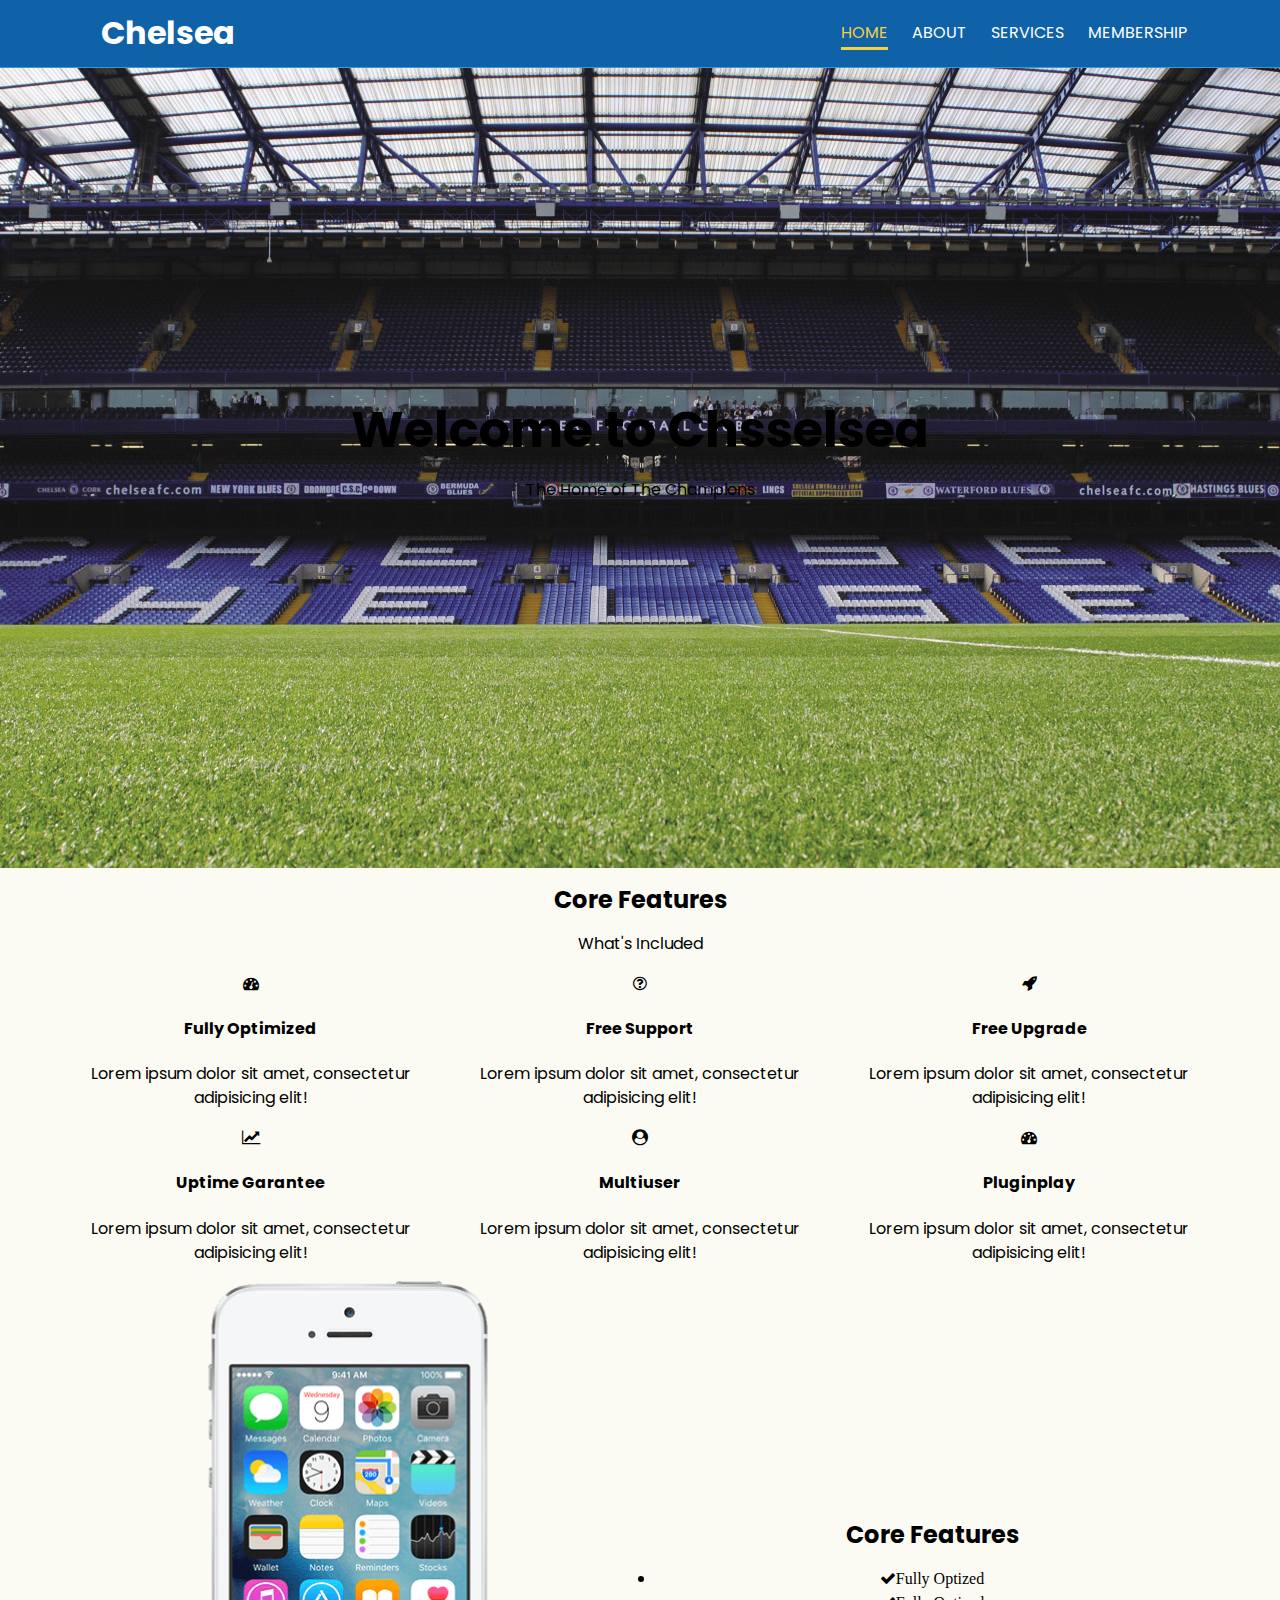
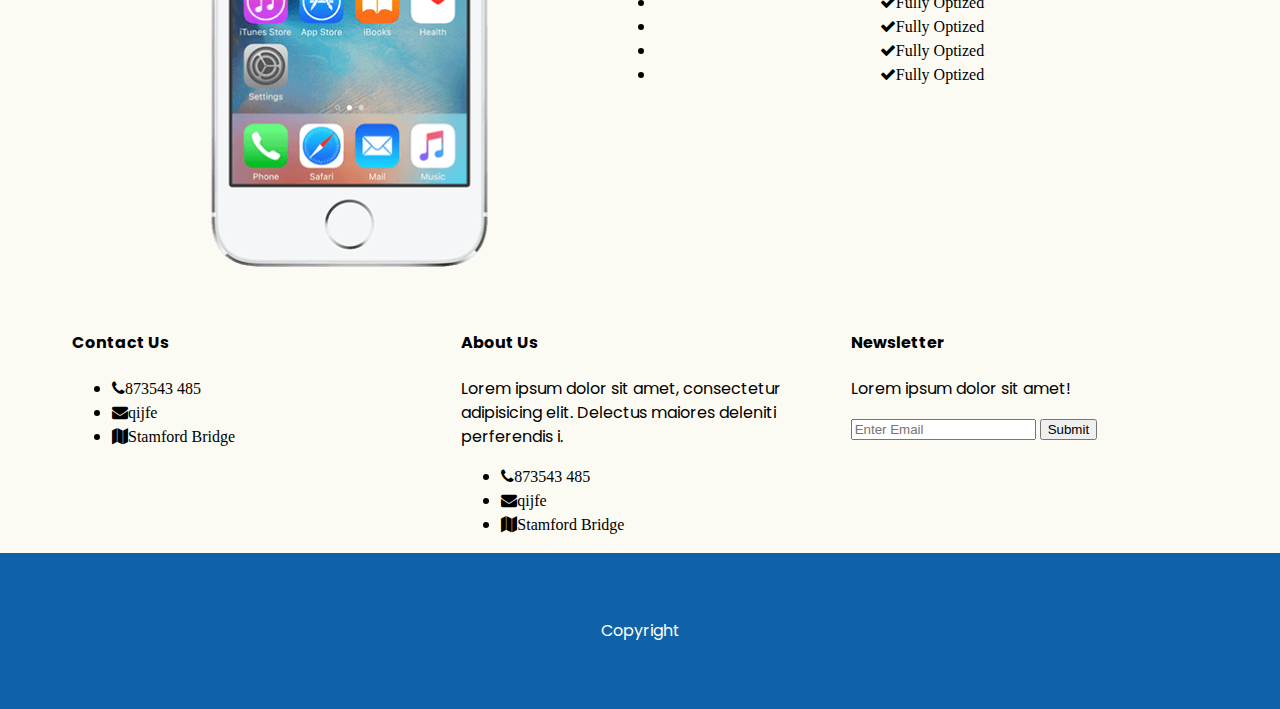
<file: index.html>
<!doctype html>
<html>
<head>
<meta charset="UTF-8">
<title>Chelsea FC</title>
	<link rel="stylesheet" href="css/flexboxgrid.css">
	<link rel="stylesheet" href="css/style.css">
	<link rel="stylesheet" href="css/font-awesome.css">
	<link href="https://fonts.googleapis.com/css?family=Poppins" rel="stylesheet">

</head>

<body>
	<!-- HEADER -->
	<header id="main-header">
		<div class="container">
			<div class="row end-sm end-md end-lg middle-xs middle-sm middle-md middle-lg"> <!-- Dette er hele rækken, som indeholder 2 kolonner. En på 2 og en på 10
								En Row floater alt!-->
				<div class="col-xs-12 col-sm-2 col-md-2 col-lg-2">
					<h1>Chelsea</h1>
				</div>
				<div class="col-xs-12 col-sm-10 col-md-10 col-lg-10">
					<nav id="navbar">
						<ul>
							<li class="current"><a href="index.php">Home</a></li>
							<li><a href="about.html">About</a></li>
							<li><a href="services.php">Services</a></li>
							<li><a href="membership.php">Membership</a></li>
						</ul>
					</nav>
				</div>
			</div>
		</div>
	</header>
	<!-- SHOWCASE -->
	<section id="showcase">
		<div class="container">
			<div class="row center-xs center-sm center-md center-lg middle-xs middle-sm middle-md middle-lg">
				<div class="col-xs-12 col-sm-12 col-md-12 col-lg-12">
					<h1>Welcome to Chsselsea</h1>
					<p>The Home of The Champions</p>
				</div>
			</div>
		</div>
	</section>
	<!-- FEATURE-->
	<section id="features">
		<div class="container">
			<div class="row center-xm center-sm center-md center-lg">
				<div class="col-xm-12 col-sm-12 col-md-12 col-lg-12">
					<h2>Core Features</h2>
					<p>What's Included</p>
					<!-- ICON ROW 1-->
					<div class="row center-xm center-sm center-md center-lg">
						<div class="col-xm-12 col-sm-4 col-md-4 col-lg-4">
							<i class="fa fa-dashboard"></i><br>
							<h4>Fully Optimized</h4>
							<p>Lorem ipsum dolor sit amet, consectetur adipisicing elit!</p>
						</div>
						<div class="col-xm-12 col-sm-4 col-md-4 col-lg-4">
							<i class="fa fa-question-circle-o"></i><br>
							<h4>Free Support</h4>
							<p>Lorem ipsum dolor sit amet, consectetur adipisicing elit!</p>
						</div>
						<div class="col-xm-12 col-sm-4 col-md-4 col-lg-4">
							<i class="fa fa-rocket"></i><br>
							<h4>Free Upgrade</h4>
							<p>Lorem ipsum dolor sit amet, consectetur adipisicing elit!</p>
						</div>
					</div>
					
					<!-- ICON ROW 2-->
					<div class="row center-xm center-sm center-md center-lg">
						<div class="col-xm-12 col-sm-4 col-md-4 col-lg-4">
							<i class="fa fa-line-chart"></i><br>
							<h4>Uptime Garantee</h4>
							<p>Lorem ipsum dolor sit amet, consectetur adipisicing elit!</p>
						</div>
						<div class="col-xm-12 col-sm-4 col-md-4 col-lg-4">
							<i class="fa fa-user-circle"></i><br>
							<h4>Multiuser</h4>
							<p>Lorem ipsum dolor sit amet, consectetur adipisicing elit!</p>
						</div>
						<div class="col-xm-12 col-sm-4 col-md-4 col-lg-4">
							<i class="fa fa-dashboard"></i><br>
							<h4>Pluginplay</h4>
							<p>Lorem ipsum dolor sit amet, consectetur adipisicing elit!</p>
						</div>
					</div>
				</div>
			</div>
		</div>
	</section>
	<!--INFO SECTION-->
	<section id="info">
		<div class="container">
			<div class="row center-xs center-sm center-md center-lg middle-xs middle-sm middle-md middle-lg">
				<div class="col-xs-12 col-sm-6 col-md-6 col-lg-6">
					<img src="images/iphone.png">
				</div>
				<div class="col-xs-12 col-sm-6 col-md-6 col-lg-6">
				<h2>Core Features</h2>
				<li><i class="fa fa-check">Fully Optized</i></li>
				<li><i class="fa fa-check">Fully Optized</i></li>
				<li><i class="fa fa-check">Fully Optized</i></li>
				<li><i class="fa fa-check">Fully Optized</i></li>
				<li><i class="fa fa-check">Fully Optized</i></li>
			</div>
			</div>
			
		</div>
	</section>
	
	<!-- COMPANY-->
	<section id="company">
		<div class="container">
			<div class="row">
				<div class="col-xs-12 col-sm-4 col-md-4 col-lg-4">
					<h4>Contact Us</h4>
					<ul>
						<li><i class="fa fa-phone">873543 485</i></li>
						<li><i class="fa fa-envelope">qijfe</i></li>
						<li><i class="fa fa-map">Stamford Bridge</i></li>
					</ul>
				</div>
				<div class="col-xs-12 col-sm-4 col-md-4 col-lg-4">
					<h4>About Us</h4>
					<p>Lorem ipsum dolor sit amet, consectetur adipisicing elit. Delectus maiores deleniti perferendis i.</p>
					<ul>
						<li><i class="fa fa-phone">873543 485</i></li>
						<li><i class="fa fa-envelope">qijfe</i></li>
						<li><i class="fa fa-map">Stamford Bridge</i></li>
					</ul>
				</div>
				<div class="col-xs-12 col-sm-4 col-md-4 col-lg-4">
					<h4>Newsletter</h4>
					<p>Lorem ipsum dolor sit amet!</p>
					<form>
						<input type="text" name="E-mail" placeholder="Enter Email">
						<button type="submit" name="button">Submit</button>
					</form>
				</div>
			</div>
		</div>
	</section>
	
	<!--- FOOTER-->
	<footer id="main-footer">
		<div class="container">
			<div class="row center-xs center-sm center-md center-lg">
				<div class="col-xs-12 col-sm-12 col-md-12 col-lg-12">
					<p>Copyright</p>
				</div>			
			</div>
		</div>
	</footer>
	
</body>
</html>
</file>
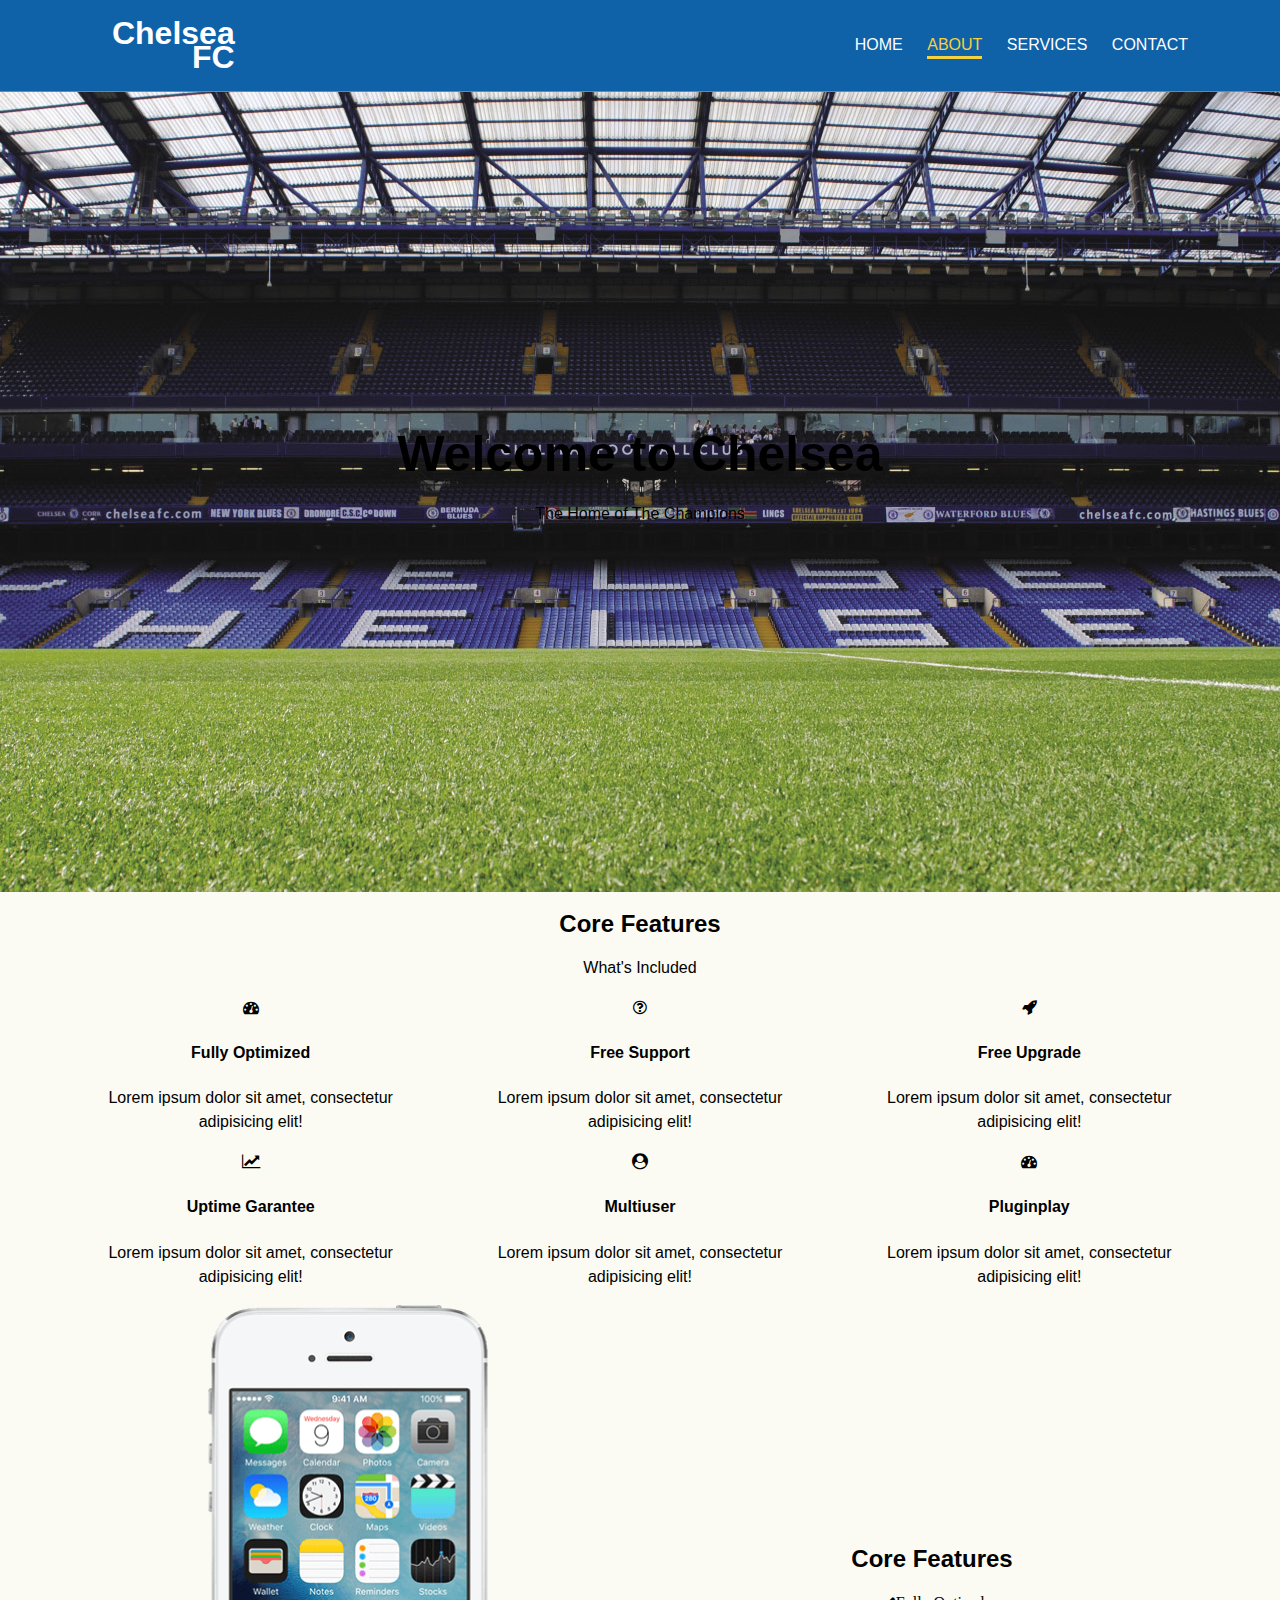
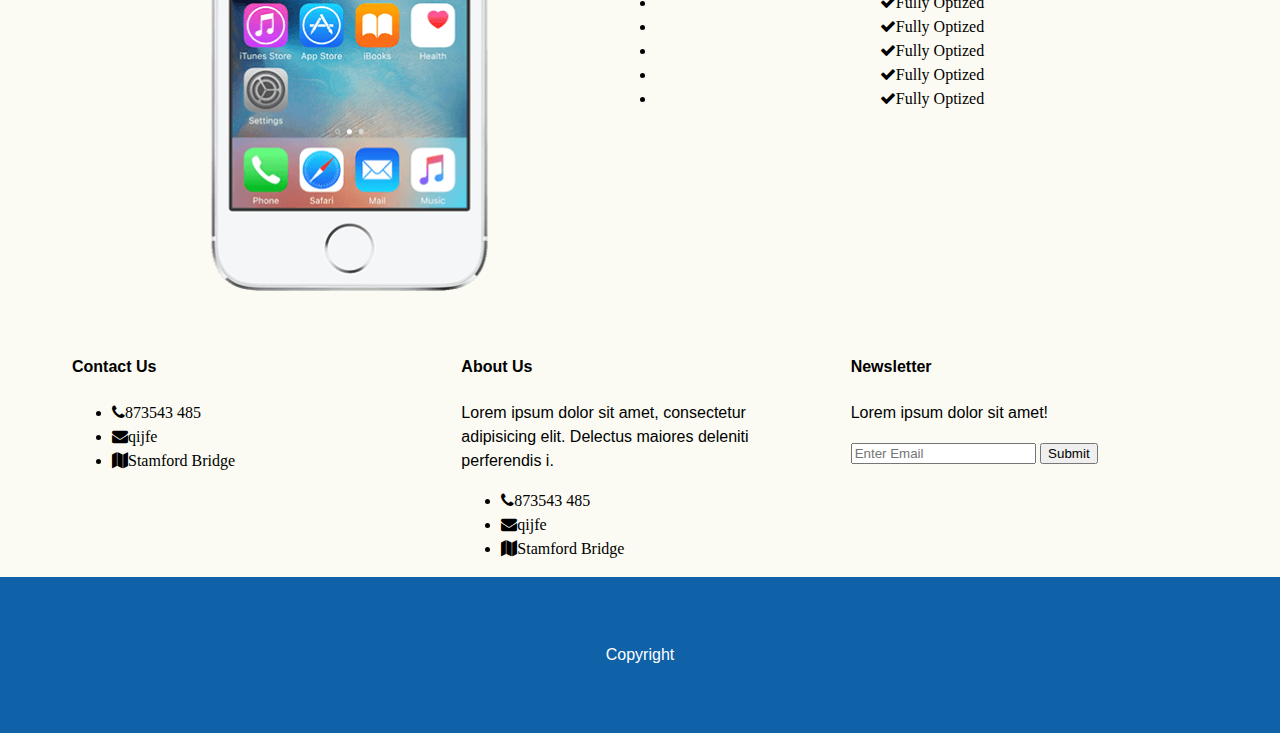
<file: about.html>
<!doctype html>
<html>
<head>
<meta charset="UTF-8">
<title>About</title>
	<link rel="stylesheet" href="css/flexboxgrid.css">
	<link rel="stylesheet" href="css/style.css">
	<link rel="stylesheet" href="css/font-awesome.css">
</head>

<body>
	<!-- HEADER -->
	<header id="main-header">
		<div class="container">
			<div class="row end-sm end-md end-lg middle-xs middle-sm middle-md middle-lg"> <!-- Dette er hele rækken, som indeholder 2 kolonner. En på 2 og en på 10
								En Row floater alt!-->
				<div class="col-xs-12 col-sm-2 col-md-2 col-lg-2">
					<h1>Chelsea FC</h1>
				</div>
				<div class="col-xs-12 col-sm-10 col-md-10 col-lg-10">
					<nav id="navbar">
						<ul>
							<li><a href="index.php">Home</a></li>
							<li class="current"><a href="about.html">About</a></li>
							<li><a href="services.php">Services</a></li>
							<li><a href="contact.php">Contact</a></li>
						</ul>
					</nav>
				</div>
			</div>
		</div>
	</header>
	<!-- SHOWCASE -->
	<section id="showcase">
		<div class="container">
			<div class="row center-xs center-sm center-md center-lg middle-xs middle-sm middle-md middle-lg">
				<div class="col-xs-12 col-sm-12 col-md-12 col-lg-12">
					<h1>Welcome to Chelsea</h1>
					<p>The Home of The Champions</p>
				</div>
			</div>
		</div>
	</section>
	<!-- FEATURE-->
	<section id="features">
		<div class="container">
			<div class="row center-xm center-sm center-md center-lg">
				<div class="col-xm-12 col-sm-12 col-md-12 col-lg-12">
					<h2>Core Features</h2>
					<p>What's Included</p>
					<!-- ICON ROW 1-->
					<div class="row center-xm center-sm center-md center-lg">
						<div class="col-xm-12 col-sm-4 col-md-4 col-lg-4">
							<i class="fa fa-dashboard"></i><br>
							<h4>Fully Optimized</h4>
							<p>Lorem ipsum dolor sit amet, consectetur adipisicing elit!</p>
						</div>
						<div class="col-xm-12 col-sm-4 col-md-4 col-lg-4">
							<i class="fa fa-question-circle-o"></i><br>
							<h4>Free Support</h4>
							<p>Lorem ipsum dolor sit amet, consectetur adipisicing elit!</p>
						</div>
						<div class="col-xm-12 col-sm-4 col-md-4 col-lg-4">
							<i class="fa fa-rocket"></i><br>
							<h4>Free Upgrade</h4>
							<p>Lorem ipsum dolor sit amet, consectetur adipisicing elit!</p>
						</div>
					</div>
					
					<!-- ICON ROW 2-->
					<div class="row center-xm center-sm center-md center-lg">
						<div class="col-xm-12 col-sm-4 col-md-4 col-lg-4">
							<i class="fa fa-line-chart"></i><br>
							<h4>Uptime Garantee</h4>
							<p>Lorem ipsum dolor sit amet, consectetur adipisicing elit!</p>
						</div>
						<div class="col-xm-12 col-sm-4 col-md-4 col-lg-4">
							<i class="fa fa-user-circle"></i><br>
							<h4>Multiuser</h4>
							<p>Lorem ipsum dolor sit amet, consectetur adipisicing elit!</p>
						</div>
						<div class="col-xm-12 col-sm-4 col-md-4 col-lg-4">
							<i class="fa fa-dashboard"></i><br>
							<h4>Pluginplay</h4>
							<p>Lorem ipsum dolor sit amet, consectetur adipisicing elit!</p>
						</div>
					</div>
				</div>
			</div>
		</div>
	</section>
	<!--INFO SECTION-->
	<section id="info">
		<div class="container">
			<div class="row center-xs center-sm center-md center-lg middle-xs middle-sm middle-md middle-lg">
				<div class="col-xs-12 col-sm-6 col-md-6 col-lg-6">
					<img src="images/iphone.png">
				</div>
				<div class="col-xs-12 col-sm-6 col-md-6 col-lg-6">
				<h2>Core Features</h2>
				<li><i class="fa fa-check">Fully Optized</i></li>
				<li><i class="fa fa-check">Fully Optized</i></li>
				<li><i class="fa fa-check">Fully Optized</i></li>
				<li><i class="fa fa-check">Fully Optized</i></li>
				<li><i class="fa fa-check">Fully Optized</i></li>
			</div>
			</div>
			
		</div>
	</section>
	
	<!-- COMPANY-->
	<section id="company">
		<div class="container">
			<div class="row">
				<div class="col-xs-12 col-sm-4 col-md-4 col-lg-4">
					<h4>Contact Us</h4>
					<ul>
						<li><i class="fa fa-phone">873543 485</i></li>
						<li><i class="fa fa-envelope">qijfe</i></li>
						<li><i class="fa fa-map">Stamford Bridge</i></li>
					</ul>
				</div>
				<div class="col-xs-12 col-sm-4 col-md-4 col-lg-4">
					<h4>About Us</h4>
					<p>Lorem ipsum dolor sit amet, consectetur adipisicing elit. Delectus maiores deleniti perferendis i.</p>
					<ul>
						<li><i class="fa fa-phone">873543 485</i></li>
						<li><i class="fa fa-envelope">qijfe</i></li>
						<li><i class="fa fa-map">Stamford Bridge</i></li>
					</ul>
				</div>
				<div class="col-xs-12 col-sm-4 col-md-4 col-lg-4">
					<h4>Newsletter</h4>
					<p>Lorem ipsum dolor sit amet!</p>
					<form>
						<input type="text" name="E-mail" placeholder="Enter Email">
						<button type="submit" name="button">Submit</button>
					</form>
				</div>
			</div>
		</div>
	</section>
	
	<!--- FOOTER-->
	<footer id="main-footer">
		<div class="container">
			<div class="row center-xs center-sm center-md center-lg">
				<div class="col-xs-12 col-sm-12 col-md-12 col-lg-12">
					<p>Copyright</p>
				</div>			
			</div>
	</footer>
	
</body>
</html>
</file>
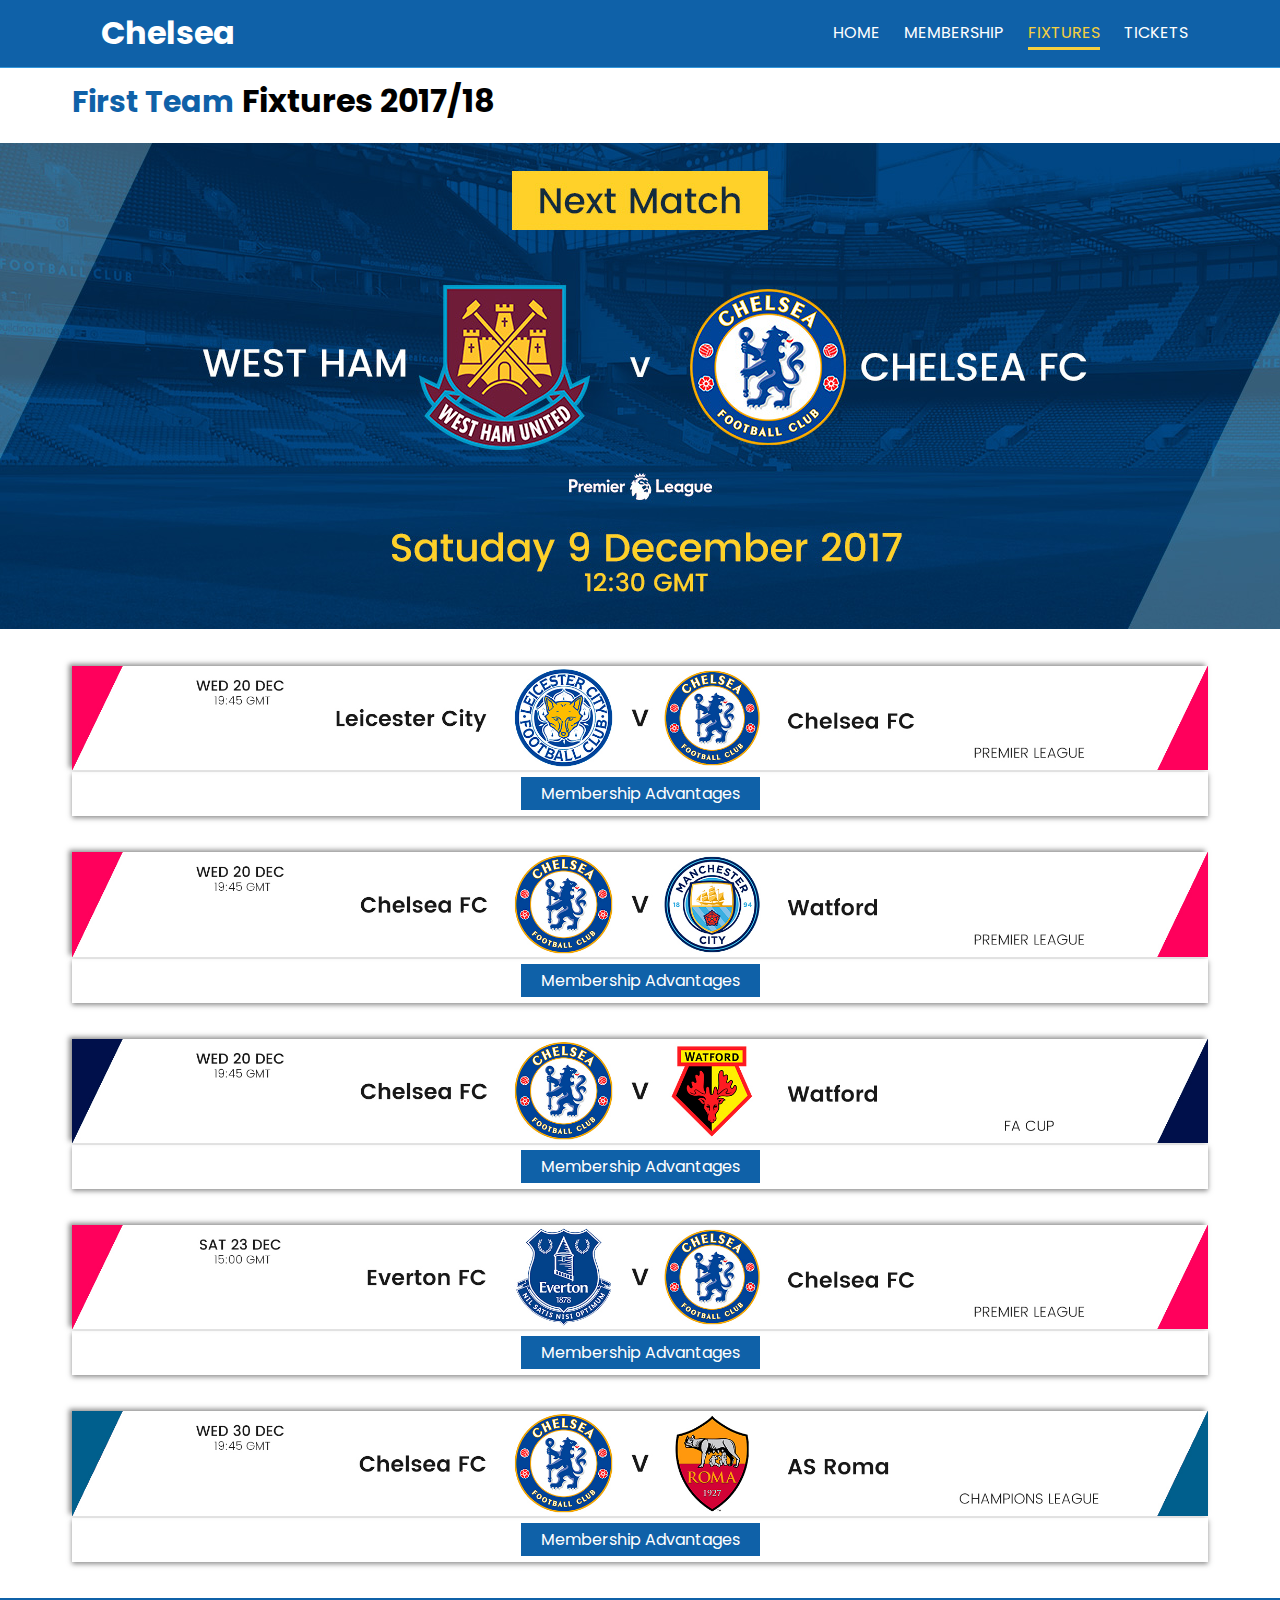
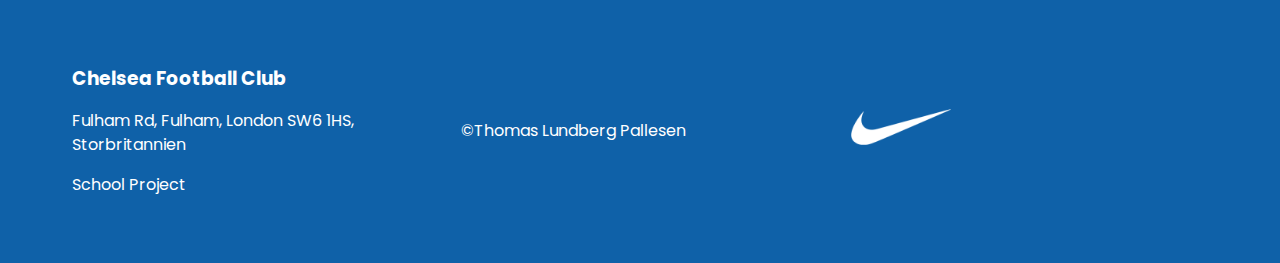
<file: fixtures.html>
<!doctype html>
<html>
<head>
<meta charset="UTF-8">
<title>Fixtures</title>
	<meta name="viewport" content="width=device-width, initial-scale=1">
	<link rel="stylesheet" href="css/flexboxgrid.css">
	<link rel="stylesheet" href="css/fixtures.css">
	<link rel="stylesheet" href="css/font-awesome.css">
	<link href="https://fonts.googleapis.com/css?family=Poppins" rel="stylesheet">
	<link href="https://maxcdn.bootstrapcdn.com/font-awesome/4.7.0/css/font-awesome.min.css" rel="stylesheet">

</head>

<body>
	<header id="main-header">
		<div class="container">
			<div class="row end-sm end-md end-lg center-xs middle-xs middle-sm middle-md middle-lg"> <!-- Dette er hele rækken, som indeholder 2 kolonner. En på 2 og en på 10
								En Row floater alt! HUUUUUUSSSSSK!!! AT SÆTTE CENTER-XS IND PÅ ALLE UNDERSIDER--> 
				<div class="col-xs-12 col-sm-2 col-md-2 col-lg-2">
					<h1>Chelsea</h1>
				</div>
				<div class="col-xs-12 col-sm-10 col-md-10 col-lg-10">
					<nav id="navbar">
						<div class="toggle">
							<i class="fa fa-bars menu" aria-hidden="true"></i>
						</div>
						<ul>
							<li><a href="index.php">Home</a></li>
							<li><a href="membership.php">Membership</a></li>
							<li class="current"><a href="fixtures.html">Fixtures</a></li>
							<li><a href="tickets.html">Tickets</a></li>
						</ul>
					</nav>
					<script src="https://code.jquery.com/jquery-3.2.1.js"></script>
					<script type="text/javascript">
						$(document).ready(function(){
							$('.menu').click(Function(){
											 $('#navbar').toggleClass('active');
											 })
						})
					</script>
				</div>
			</div>
		</div>
	</header>
	
	<!--- HEADER TEXT -->
	<section id="headertext">
		<div class="container">
			<div class="row start-sm start-md start-lg center-xs middle-xs middle-sm middle-md middle-lg">
				<div class="col-xs-12 col-sm-12 col-md-12 col-lg-12">
					<h1><span class="firstteam">First Team</span> Fixtures 2017/18</h1>
				</div>
			</div>
		</div>
	</section>
	
	<!-- NEXT MATCH HEADER -->
	<section id="nextmatch">
		
	</section>
	
	<!-- FIXTURES LIST -->
	<section id="fixtures">
		<div class="container">
			<div class="row center-xs center-sm center-md center-lg">
				<div class="col-xs-12 col-sm-12 col-md-12 col-lg-12 fixture">
					<img class="desktop" src="images/fixtures_match1.jpg" alt="fixture">
					<img class="mobile" src="images/mobilematch1.jpg" alt="fixture"><p><a href="membership.php">Membership Advantages</a></p>
				</div>
				<div class="col-xs-12 col-sm-12 col-md-12 col-lg-12 fixture">
					<img class="desktop" src="images/fixtures_match2.jpg" alt="fixture">
					<img class="mobile" src="images/mobilematch2.jpg" alt="fixture"><p><a href="membership.php">Membership Advantages</a></p>
				</div>
				<div class="col-xs-12 col-sm-12 col-md-12 col-lg-12 fixture">
					<img class="desktop" src="images/fixtures_match3.jpg" alt="fixture">
					<img class="mobile" src="images/mobilematch3.jpg" alt="fixture"><p><a href="membership.php">Membership Advantages</a></p>
				</div>
				<div class="col-xs-12 col-sm-12 col-md-12 col-lg-12 fixture">
					<img class="desktop" src="images/fixtures_match4.jpg" alt="fixture">
					<img class="mobile" src="images/mobilematch4.jpg" alt="fixture"><p><a href="membership.php">Membership Advantages</a></p>
				</div>
				<div class="col-xs-12 col-sm-12 col-md-12 col-lg-12 fixture">
					<img class="desktop" src="images/fixtures_match5.jpg" alt="fixture">
					<img class="mobile" src="images/mobilematch5.jpg" alt="fixture"><p><a href="membership.php">Membership Advantages</a></p>
				</div>
			</div>
		</div>
	</section>
		<footer>
		<div class="container">
			<div class="row center-xs start-sm start-md start-lg middle-xs middle-sm middle-md middle-lg">
				<div class="col-xs-12 col-sm-4 col-md-4 col-lg-4">
					<h3>Chelsea Football Club</h3>
					<p>Fulham Rd, Fulham, London SW6 1HS, Storbritannien</p>
					<p>School Project</p>
				</div>
				<div class="col-xs-12 col-sm-4 col-md-4 col-lg-4">
					<p>&#169;Thomas Lundberg Pallesen</p>
				</div>
				<div class="col-xs-12 col-sm-4 col-md-4 col-lg-4">
					<img src="images/nike.png">
				</div>
			</div>
		</div>	
	</footer>
</body>
</html>
</file>
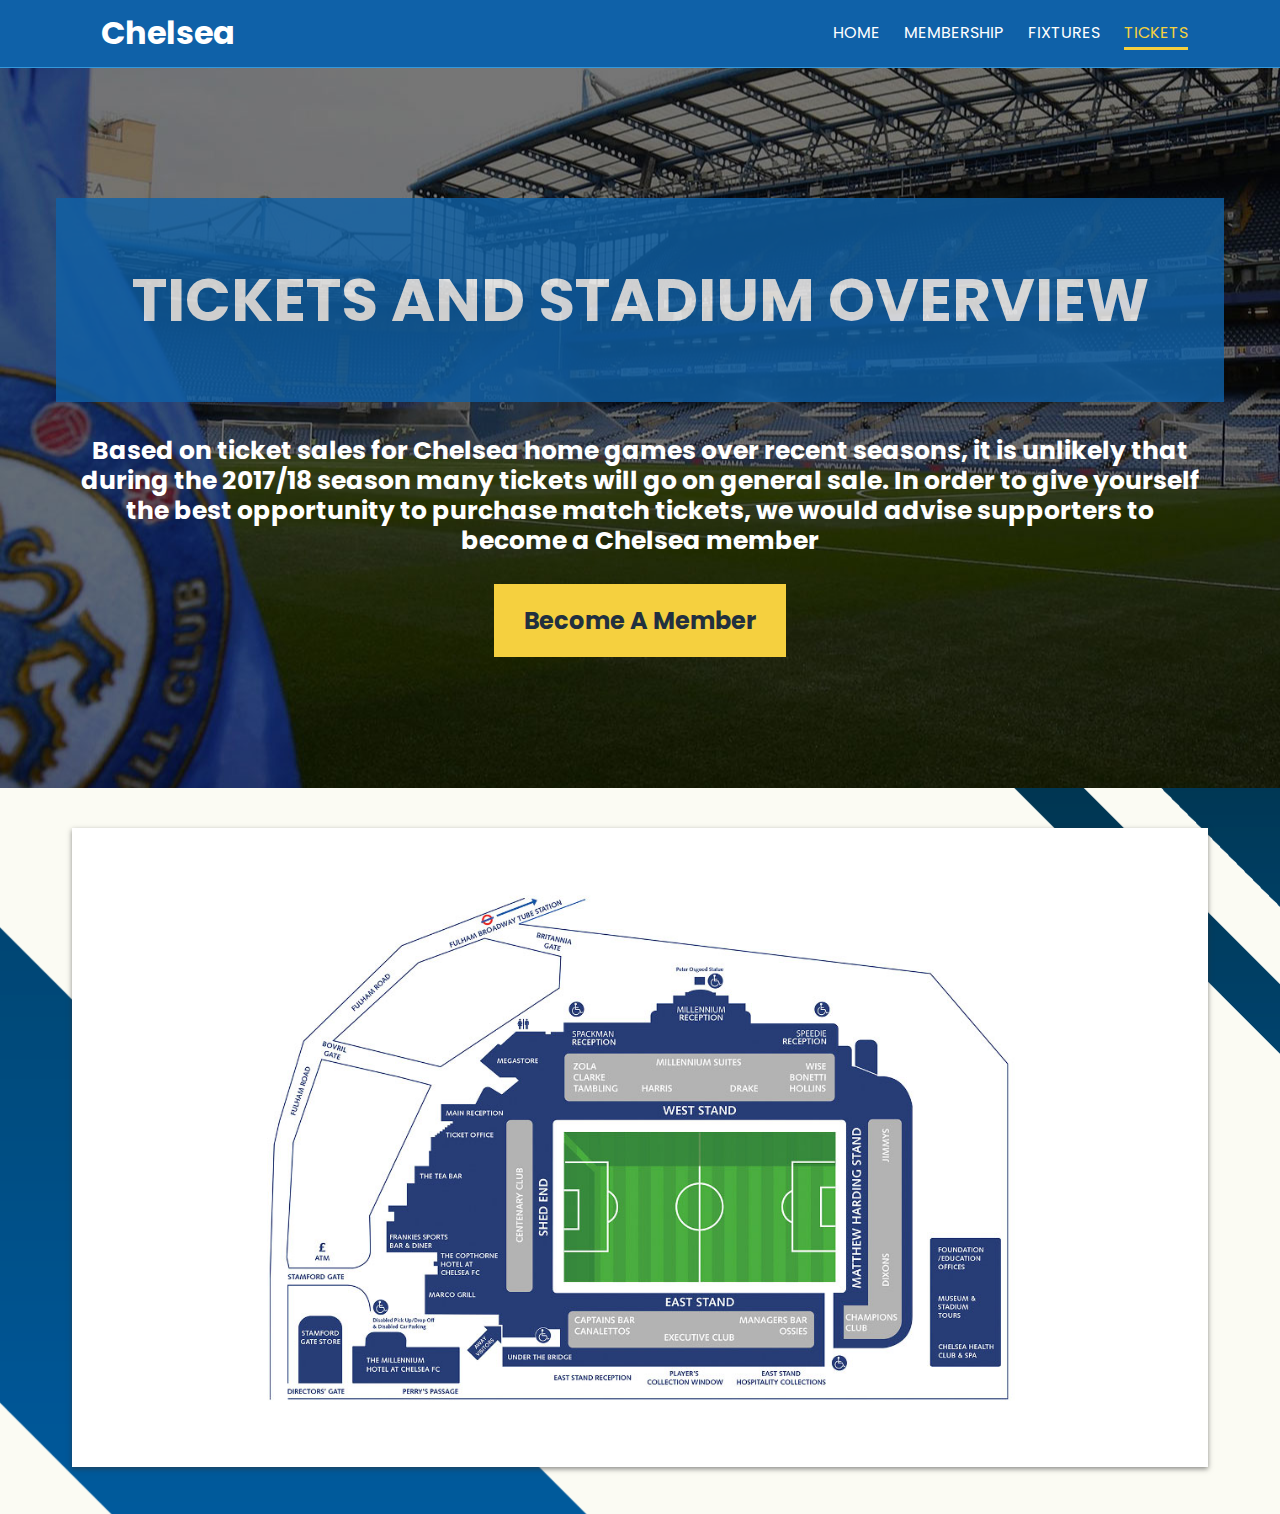
<file: tickets.html>
<!doctype html>
<html>
<head>
<meta charset="UTF-8">
<title>Fixtures</title>
	<meta name="viewport" content="width=device-width, initial-scale=1">
	<link rel="stylesheet" href="css/flexboxgrid.css">
	<link rel="stylesheet" href="css/tickets.css">
	<link rel="stylesheet" href="css/font-awesome.css">
	<link href="https://fonts.googleapis.com/css?family=Poppins" rel="stylesheet">
	<link href="https://maxcdn.bootstrapcdn.com/font-awesome/4.7.0/css/font-awesome.min.css" rel="stylesheet">

</head>

<body>
	<header id="main-header">
		<div class="container">
			<div class="row end-sm end-md end-lg center-xs middle-xs middle-sm middle-md middle-lg"> <!-- Dette er hele rækken, som indeholder 2 kolonner. En på 2 og en på 10
								En Row floater alt! HUUUUUUSSSSSK!!! AT SÆTTE CENTER-XS IND PÅ ALLE UNDERSIDER--> 
				<div class="col-xs-12 col-sm-2 col-md-2 col-lg-2">
					<h1>Chelsea</h1>
				</div>
				<div class="col-xs-12 col-sm-10 col-md-10 col-lg-10">
					<nav id="navbar">
						<div class="toggle">
							<i class="fa fa-bars menu" aria-hidden="true"></i>
						</div>
						<ul>
							<li><a href="index.php">Home</a></li>
							<li><a href="membership.php">Membership</a></li>
							<li><a href="fixtures.html">Fixtures</a></li>
							<li class="current"><a href="tickets.html">Tickets</a></li>
						</ul>
					</nav>
					<script src="https://code.jquery.com/jquery-3.2.1.js"></script>
					<script type="text/javascript">
						$(document).ready(function(){
							$('.menu').click(Function(){
											 $('#navbar').toggleClass('active');
											 })
						})
					</script>
				</div>
			</div>
		</div>
	</header>
	
	<!--- TOP --->
	<section id="top">
		<div class="container">
			<div class="row center-xs center-sm center-md center-lg middle-xs middle-sm middle-md middle-lg">
				<div class="col-xs-12 col-sm-12 col-md-12 col-lg-12 textbox">
					<h1>TICKETS AND STADIUM OVERVIEW</h1>
				</div>
				<div class="col-xs-12 col-sm-12 col-md-12 col-lg-12">
					<h4>Based on ticket sales for Chelsea home games over recent seasons, it is unlikely that during the 2017/18 season many tickets will go on general sale.  In order to give yourself the best opportunity to purchase match tickets, we would advise supporters to become a Chelsea member</h4>
				</div>
			</div>
			<div class="row center-xs center-sm center-md center-lg middle-xs middle-sm middle-md middle-lg">
				<div class="col-xs-12 col-sm-6 col-md-6 col-lg-6">
					<h2> <a href="membership.php"> Become A Member</a></h2>
				</div>
			</div>
		</div>
	</section>
	
	<!-- STADIUM OVERVIEW -->
	<section id="stadium">
		<div class="container">
			<div class="row center-xs center-sm center-md center-lg middle-xs middle-sm middle-md middle-lg">
				<div class="col-xs-12 col-sm-12 col-md-12 col-lg-12">
					<img src="images/stadiummap.jpg" alt="stadiummap">
				</div>
			</div>
		</div>
	</section>
	


</body>
</html>
</file>
<file: css/flexboxgrid.css>
/* Uncomment and set these variables to customize the grid. */

.container-fluid {
  margin-right: auto;
  margin-left: auto;
  padding-right: 2rem;
  padding-left: 2rem;
	margin: 2%;
}

.row {
  box-sizing: border-box;
  display: -ms-flexbox;
  display: -webkit-box;
  display: flex;
  -ms-flex: 0 1 auto;
  -webkit-box-flex: 0;
  flex: 0 1 auto;
  -ms-flex-direction: row;
  -webkit-box-orient: horizontal;
  -webkit-box-direction: normal;
  flex-direction: row;
  -ms-flex-wrap: wrap;
  flex-wrap: wrap;
  margin-right: -1rem;
  margin-left: -1rem;
}

.row.reverse {
  -ms-flex-direction: row-reverse;
  -webkit-box-orient: horizontal;
  -webkit-box-direction: reverse;
  flex-direction: row-reverse;
}

.col.reverse {
  -ms-flex-direction: column-reverse;
  -webkit-box-orient: vertical;
  -webkit-box-direction: reverse;
  flex-direction: column-reverse;
}

.col-xs,
.col-xs-1,
.col-xs-2,
.col-xs-3,
.col-xs-4,
.col-xs-5,
.col-xs-6,
.col-xs-7,
.col-xs-8,
.col-xs-9,
.col-xs-10,
.col-xs-11,
.col-xs-12 {
  box-sizing: border-box;
  -ms-flex: 0 0 auto;
  -webkit-box-flex: 0;
  flex: 0 0 auto;
  padding-right: 1rem;
  padding-left: 1rem;
}

.col-xs {
  -webkit-flex-grow: 1;
  -ms-flex-positive: 1;
  -webkit-box-flex: 1;
  flex-grow: 1;
  -ms-flex-preferred-size: 0;
  flex-basis: 0;
  max-width: 100%;
}

.col-xs-1 {
  -ms-flex-preferred-size: 8.333%;
  flex-basis: 8.333%;
  max-width: 8.333%;
}

.col-xs-2 {
  -ms-flex-preferred-size: 16.667%;
  flex-basis: 16.667%;
  max-width: 16.667%;
}

.col-xs-3 {
  -ms-flex-preferred-size: 25%;
  flex-basis: 25%;
  max-width: 25%;
}

.col-xs-4 {
  -ms-flex-preferred-size: 33.333%;
  flex-basis: 33.333%;
  max-width: 33.333%;
}

.col-xs-5 {
  -ms-flex-preferred-size: 41.667%;
  flex-basis: 41.667%;
  max-width: 41.667%;
}

.col-xs-6 {
  -ms-flex-preferred-size: 50%;
  flex-basis: 50%;
  max-width: 50%;
}

.col-xs-7 {
  -ms-flex-preferred-size: 58.333%;
  flex-basis: 58.333%;
  max-width: 58.333%;
}

.col-xs-8 {
  -ms-flex-preferred-size: 66.667%;
  flex-basis: 66.667%;
  max-width: 66.667%;
}

.col-xs-9 {
  -ms-flex-preferred-size: 75%;
  flex-basis: 75%;
  max-width: 75%;
}

.col-xs-10 {
  -ms-flex-preferred-size: 83.333%;
  flex-basis: 83.333%;
  max-width: 83.333%;
}

.col-xs-11 {
  -ms-flex-preferred-size: 91.667%;
  flex-basis: 91.667%;
  max-width: 91.667%;
}

.col-xs-12 {
  -ms-flex-preferred-size: 100%;
  flex-basis: 100%;
  max-width: 100%;
}

.col-xs-offset-1 {
  margin-left: 8.333%;
}

.col-xs-offset-2 {
  margin-left: 16.667%;
}

.col-xs-offset-3 {
  margin-left: 25%;
}

.col-xs-offset-4 {
  margin-left: 33.333%;
}

.col-xs-offset-5 {
  margin-left: 41.667%;
}

.col-xs-offset-6 {
  margin-left: 50%;
}

.col-xs-offset-7 {
  margin-left: 58.333%;
}

.col-xs-offset-8 {
  margin-left: 66.667%;
}

.col-xs-offset-9 {
  margin-left: 75%;
}

.col-xs-offset-10 {
  margin-left: 83.333%;
}

.col-xs-offset-11 {
  margin-left: 91.667%;
}

.start-xs {
  -ms-flex-pack: start;
  -webkit-box-pack: start;
  justify-content: flex-start;
  text-align: start;
}

.center-xs {
  -ms-flex-pack: center;
  -webkit-box-pack: center;
  justify-content: center;
  text-align: center;
}

.end-xs {
  -ms-flex-pack: end;
  -webkit-box-pack: end;
  justify-content: flex-end;
  text-align: end;
}

.top-xs {
  -ms-flex-align: start;
  -webkit-box-align: start;
  align-items: flex-start;
}

.middle-xs {
  -ms-flex-align: center;
  -webkit-box-align: center;
  align-items: center;
}

.bottom-xs {
  -ms-flex-align: end;
  -webkit-box-align: end;
  align-items: flex-end;
}

.around-xs {
  -ms-flex-pack: distribute;
  justify-content: space-around;
}

.between-xs {
  -ms-flex-pack: justify;
  -webkit-box-pack: justify;
  justify-content: space-between;
}

.first-xs {
  -ms-flex-order: -1;
  -webkit-box-ordinal-group: 0;
  order: -1;
}

.last-xs {
  -ms-flex-order: 1;
  -webkit-box-ordinal-group: 2;
  order: 1;
}

@media only screen and (min-width: 48em) {
  .container {
    width: 46rem;
  }

  .col-sm,
  .col-sm-1,
  .col-sm-2,
  .col-sm-3,
  .col-sm-4,
  .col-sm-5,
  .col-sm-6,
  .col-sm-7,
  .col-sm-8,
  .col-sm-9,
  .col-sm-10,
  .col-sm-11,
  .col-sm-12 {
    box-sizing: border-box;
    -ms-flex: 0 0 auto;
    -webkit-box-flex: 0;
    flex: 0 0 auto;
    padding-right: 1rem;
    padding-left: 1rem;
  }

  .col-sm {
    -webkit-flex-grow: 1;
    -ms-flex-positive: 1;
    -webkit-box-flex: 1;
    flex-grow: 1;
    -ms-flex-preferred-size: 0;
    flex-basis: 0;
    max-width: 100%;
  }

  .col-sm-1 {
    -ms-flex-preferred-size: 8.333%;
    flex-basis: 8.333%;
    max-width: 8.333%;
  }

  .col-sm-2 {
    -ms-flex-preferred-size: 16.667%;
    flex-basis: 16.667%;
    max-width: 16.667%;
  }

  .col-sm-3 {
    -ms-flex-preferred-size: 25%;
    flex-basis: 25%;
    max-width: 25%;
  }

  .col-sm-4 {
    -ms-flex-preferred-size: 33.333%;
    flex-basis: 33.333%;
    max-width: 33.333%;
  }

  .col-sm-5 {
    -ms-flex-preferred-size: 41.667%;
    flex-basis: 41.667%;
    max-width: 41.667%;
  }

  .col-sm-6 {
    -ms-flex-preferred-size: 50%;
    flex-basis: 50%;
    max-width: 50%;
  }

  .col-sm-7 {
    -ms-flex-preferred-size: 58.333%;
    flex-basis: 58.333%;
    max-width: 58.333%;
  }

  .col-sm-8 {
    -ms-flex-preferred-size: 66.667%;
    flex-basis: 66.667%;
    max-width: 66.667%;
  }

  .col-sm-9 {
    -ms-flex-preferred-size: 75%;
    flex-basis: 75%;
    max-width: 75%;
  }

  .col-sm-10 {
    -ms-flex-preferred-size: 83.333%;
    flex-basis: 83.333%;
    max-width: 83.333%;
  }

  .col-sm-11 {
    -ms-flex-preferred-size: 91.667%;
    flex-basis: 91.667%;
    max-width: 91.667%;
  }

  .col-sm-12 {
    -ms-flex-preferred-size: 100%;
    flex-basis: 100%;
    max-width: 100%;
  }

  .col-sm-offset-1 {
    margin-left: 8.333%;
  }

  .col-sm-offset-2 {
    margin-left: 16.667%;
  }

  .col-sm-offset-3 {
    margin-left: 25%;
  }

  .col-sm-offset-4 {
    margin-left: 33.333%;
  }

  .col-sm-offset-5 {
    margin-left: 41.667%;
  }

  .col-sm-offset-6 {
    margin-left: 50%;
  }

  .col-sm-offset-7 {
    margin-left: 58.333%;
  }

  .col-sm-offset-8 {
    margin-left: 66.667%;
  }

  .col-sm-offset-9 {
    margin-left: 75%;
  }

  .col-sm-offset-10 {
    margin-left: 83.333%;
  }

  .col-sm-offset-11 {
    margin-left: 91.667%;
  }

  .start-sm {
    -ms-flex-pack: start;
    -webkit-box-pack: start;
    justify-content: flex-start;
    text-align: start;
  }

  .center-sm {
    -ms-flex-pack: center;
    -webkit-box-pack: center;
    justify-content: center;
    text-align: center;
  }

  .end-sm {
    -ms-flex-pack: end;
    -webkit-box-pack: end;
    justify-content: flex-end;
    text-align: end;
  }

  .top-sm {
    -ms-flex-align: start;
    -webkit-box-align: start;
    align-items: flex-start;
  }

  .middle-sm {
    -ms-flex-align: center;
    -webkit-box-align: center;
    align-items: center;
  }

  .bottom-sm {
    -ms-flex-align: end;
    -webkit-box-align: end;
    align-items: flex-end;
  }

  .around-sm {
    -ms-flex-pack: distribute;
    justify-content: space-around;
  }

  .between-sm {
    -ms-flex-pack: justify;
    -webkit-box-pack: justify;
    justify-content: space-between;
  }

  .first-sm {
    -ms-flex-order: -1;
    -webkit-box-ordinal-group: 0;
    order: -1;
  }

  .last-sm {
    -ms-flex-order: 1;
    -webkit-box-ordinal-group: 2;
    order: 1;
  }
}

@media only screen and (min-width: 62em) {
  .container {
    width: 61rem;
  }

  .col-md,
  .col-md-1,
  .col-md-2,
  .col-md-3,
  .col-md-4,
  .col-md-5,
  .col-md-6,
  .col-md-7,
  .col-md-8,
  .col-md-9,
  .col-md-10,
  .col-md-11,
  .col-md-12 {
    box-sizing: border-box;
    -ms-flex: 0 0 auto;
    -webkit-box-flex: 0;
    flex: 0 0 auto;
    padding-right: 1rem;
    padding-left: 1rem;
  }

  .col-md {
    -webkit-flex-grow: 1;
    -ms-flex-positive: 1;
    -webkit-box-flex: 1;
    flex-grow: 1;
    -ms-flex-preferred-size: 0;
    flex-basis: 0;
    max-width: 100%;
  }

  .col-md-1 {
    -ms-flex-preferred-size: 8.333%;
    flex-basis: 8.333%;
    max-width: 8.333%;
  }

  .col-md-2 {
    -ms-flex-preferred-size: 16.667%;
    flex-basis: 16.667%;
    max-width: 16.667%;
  }

  .col-md-3 {
    -ms-flex-preferred-size: 25%;
    flex-basis: 25%;
    max-width: 25%;
  }

  .col-md-4 {
    -ms-flex-preferred-size: 33.333%;
    flex-basis: 33.333%;
    max-width: 33.333%;
  }

  .col-md-5 {
    -ms-flex-preferred-size: 41.667%;
    flex-basis: 41.667%;
    max-width: 41.667%;
  }

  .col-md-6 {
    -ms-flex-preferred-size: 50%;
    flex-basis: 50%;
    max-width: 50%;
  }

  .col-md-7 {
    -ms-flex-preferred-size: 58.333%;
    flex-basis: 58.333%;
    max-width: 58.333%;
  }

  .col-md-8 {
    -ms-flex-preferred-size: 66.667%;
    flex-basis: 66.667%;
    max-width: 66.667%;
  }

  .col-md-9 {
    -ms-flex-preferred-size: 75%;
    flex-basis: 75%;
    max-width: 75%;
  }

  .col-md-10 {
    -ms-flex-preferred-size: 83.333%;
    flex-basis: 83.333%;
    max-width: 83.333%;
  }

  .col-md-11 {
    -ms-flex-preferred-size: 91.667%;
    flex-basis: 91.667%;
    max-width: 91.667%;
  }

  .col-md-12 {
    -ms-flex-preferred-size: 100%;
    flex-basis: 100%;
    max-width: 100%;
  }

  .col-md-offset-1 {
    margin-left: 8.333%;
  }

  .col-md-offset-2 {
    margin-left: 16.667%;
  }

  .col-md-offset-3 {
    margin-left: 25%;
  }

  .col-md-offset-4 {
    margin-left: 33.333%;
  }

  .col-md-offset-5 {
    margin-left: 41.667%;
  }

  .col-md-offset-6 {
    margin-left: 50%;
  }

  .col-md-offset-7 {
    margin-left: 58.333%;
  }

  .col-md-offset-8 {
    margin-left: 66.667%;
  }

  .col-md-offset-9 {
    margin-left: 75%;
  }

  .col-md-offset-10 {
    margin-left: 83.333%;
  }

  .col-md-offset-11 {
    margin-left: 91.667%;
  }

  .start-md {
    -ms-flex-pack: start;
    -webkit-box-pack: start;
    justify-content: flex-start;
    text-align: start;
  }

  .center-md {
    -ms-flex-pack: center;
    -webkit-box-pack: center;
    justify-content: center;
    text-align: center;
  }

  .end-md {
    -ms-flex-pack: end;
    -webkit-box-pack: end;
    justify-content: flex-end;
    text-align: end;
  }

  .top-md {
    -ms-flex-align: start;
    -webkit-box-align: start;
    align-items: flex-start;
  }

  .middle-md {
    -ms-flex-align: center;
    -webkit-box-align: center;
    align-items: center;
  }

  .bottom-md {
    -ms-flex-align: end;
    -webkit-box-align: end;
    align-items: flex-end;
  }

  .around-md {
    -ms-flex-pack: distribute;
    justify-content: space-around;
  }

  .between-md {
    -ms-flex-pack: justify;
    -webkit-box-pack: justify;
    justify-content: space-between;
  }

  .first-md {
    -ms-flex-order: -1;
    -webkit-box-ordinal-group: 0;
    order: -1;
  }

  .last-md {
    -ms-flex-order: 1;
    -webkit-box-ordinal-group: 2;
    order: 1;
  }
}

@media only screen and (min-width: 75em) {
  .container {
    width: 71rem;
  }

  .col-lg,
  .col-lg-1,
  .col-lg-2,
  .col-lg-3,
  .col-lg-4,
  .col-lg-5,
  .col-lg-6,
  .col-lg-7,
  .col-lg-8,
  .col-lg-9,
  .col-lg-10,
  .col-lg-11,
  .col-lg-12 {
    box-sizing: border-box;
    -ms-flex: 0 0 auto;
    -webkit-box-flex: 0;
    flex: 0 0 auto;
    padding-right: 1rem;
    padding-left: 1rem;
  }

  .col-lg {
    -webkit-flex-grow: 1;
    -ms-flex-positive: 1;
    -webkit-box-flex: 1;
    flex-grow: 1;
    -ms-flex-preferred-size: 0;
    flex-basis: 0;
    max-width: 100%;
  }

  .col-lg-1 {
    -ms-flex-preferred-size: 8.333%;
    flex-basis: 8.333%;
    max-width: 8.333%;
  }

  .col-lg-2 {
    -ms-flex-preferred-size: 16.667%;
    flex-basis: 16.667%;
    max-width: 16.667%;
  }

  .col-lg-3 {
    -ms-flex-preferred-size: 25%;
    flex-basis: 25%;
    max-width: 25%;
  }

  .col-lg-4 {
    -ms-flex-preferred-size: 33.333%;
    flex-basis: 33.333%;
    max-width: 33.333%;
  }

  .col-lg-5 {
    -ms-flex-preferred-size: 41.667%;
    flex-basis: 41.667%;
    max-width: 41.667%;
  }

  .col-lg-6 {
    -ms-flex-preferred-size: 50%;
    flex-basis: 50%;
    max-width: 50%;
  }

  .col-lg-7 {
    -ms-flex-preferred-size: 58.333%;
    flex-basis: 58.333%;
    max-width: 58.333%;
  }

  .col-lg-8 {
    -ms-flex-preferred-size: 66.667%;
    flex-basis: 66.667%;
    max-width: 66.667%;
  }

  .col-lg-9 {
    -ms-flex-preferred-size: 75%;
    flex-basis: 75%;
    max-width: 75%;
  }

  .col-lg-10 {
    -ms-flex-preferred-size: 83.333%;
    flex-basis: 83.333%;
    max-width: 83.333%;
  }

  .col-lg-11 {
    -ms-flex-preferred-size: 91.667%;
    flex-basis: 91.667%;
    max-width: 91.667%;
  }

  .col-lg-12 {
    -ms-flex-preferred-size: 100%;
    flex-basis: 100%;
    max-width: 100%;
  }

  .col-lg-offset-1 {
    margin-left: 8.333%;
  }

  .col-lg-offset-2 {
    margin-left: 16.667%;
  }

  .col-lg-offset-3 {
    margin-left: 25%;
  }

  .col-lg-offset-4 {
    margin-left: 33.333%;
  }

  .col-lg-offset-5 {
    margin-left: 41.667%;
  }

  .col-lg-offset-6 {
    margin-left: 50%;
  }

  .col-lg-offset-7 {
    margin-left: 58.333%;
  }

  .col-lg-offset-8 {
    margin-left: 66.667%;
  }

  .col-lg-offset-9 {
    margin-left: 75%;
  }

  .col-lg-offset-10 {
    margin-left: 83.333%;
  }

  .col-lg-offset-11 {
    margin-left: 91.667%;
  }

  .start-lg {
    -ms-flex-pack: start;
    -webkit-box-pack: start;
    justify-content: flex-start;
    text-align: start;
  }

  .center-lg {
    -ms-flex-pack: center;
    -webkit-box-pack: center;
    justify-content: center;
    text-align: center;
  }

  .end-lg {
    -ms-flex-pack: end;
    -webkit-box-pack: end;
    justify-content: flex-end;
    text-align: end;
  }

  .top-lg {
    -ms-flex-align: start;
    -webkit-box-align: start;
    align-items: flex-start;
  }

  .middle-lg {
    -ms-flex-align: center;
    -webkit-box-align: center;
    align-items: center;
  }

  .bottom-lg {
    -ms-flex-align: end;
    -webkit-box-align: end;
    align-items: flex-end;
  }

  .around-lg {
    -ms-flex-pack: distribute;
    justify-content: space-around;
  }

  .between-lg {
    -ms-flex-pack: justify;
    -webkit-box-pack: justify;
    justify-content: space-between;
  }

  .first-lg {
    -ms-flex-order: -1;
    -webkit-box-ordinal-group: 0;
    order: -1;
  }

  .last-lg {
    -ms-flex-order: 1;
    -webkit-box-ordinal-group: 2;
    order: 1;
  }
}
</file>
<file: css/style.css>
@charset "UTF-8";
/* CSS Document */

/* RESET */

body {
	font-family: 'Poppins', sans-serif;
	font-size: 16px;
	line-height: 1.5em;
	margin: 0;
	padding: 0;
	background: #FBFBF3;

}

img {
	width: 100%;
}

.container{
	margin: auto;
}

.primary-text {
	color: #0f61a8;
}

/* HEADER */
#main-header{
	border-bottom: 1px solid #3498DB;
	background: #0f61a8;
}
#main-header a {
	text-decoration: none;
	color: white;
}

/* NAVBAR */
#navbar{
	text-transform: uppercase;
	
	
}
#navbar li {
	display: inline;
	padding-right: 20px;
	list-style: none;
}
#navbar a {
	text-decoration: none;
	color: white;
}
#navbar li.current a, #navbar a:hover{
	color: #f5d03f;
	border-bottom: 3px solid #f5d03f;
	padding-bottom: 3px;
}
#main-header h1 {
	color: white;
}
#main-header img {
	width: 40px;
}
/*HAMBURGER MENU*/
.toggle {
	width: 100%;
	padding: 10px 20px;
	background: #4183d7;
	text-align: right;
	box-sizing: border-box;
	color: white;
	font-size: 30px;
	display: none;
	
}
@media(max-width:800px){
	.toggle{
		display: block;
	}
	
	#navbar
	{
		width: 100%;
		background: #2C3E50;
	
	}
	#navbar li
	{
		display: block;
		text-align: center;
		padding: 20px 0;
	}
	.active {
		display: block;
	}
}





#showcase {
	background:url(../images/stadium2.jpg) no-repeat center center;
	
}
#showcase .row {
	height: 800px;
}
#showcase h1 {
	font-size: 50px;
	margin: 0;
	padding-bottom: 20px;
	
}
#showcase h2 {
	font-size: 35px;
	font-weight: lighter;
	
}
#showcase h3{
	font-size: 30px;
	margin-top: 60px;
	padding: 20px;
	line-height: 40px;	

}
#showcase .undertext {
	background: white;
	opacity: 0.6;
}
#showcase .showcase-content {
	background: #333;
	color: white;
	padding: 40px;
	opacity: 0.9;
	margin-top: 100px;
}

#showcase .button {
	background: #0F61A8;
	padding: 20px 120px;
	text-decoration: none;
	color: white;
	font-size: 40px;
	opacity: 0.8;
	
}
#showcase a:hover{
	background: #22303F;
	color: #F5D03F;
}


#scroll-features {
	padding: 20px 0px;
	
}

#scroll-features h1 {
	font-size: 60px;
	color: #2B2B2B;
}


/* LATEST NEWS */
#scroll-features{
	background:url(../images/bodybg.png) no-repeat center center;
	height: 100%;
	padding: 40px;
}

#scroll-features img {
	-webkit-box-shadow: -3px -2px 5px 0px rgba(50, 50, 50, 0.56);
		-moz-box-shadow:    -3px -2px 5px 0px rgba(50, 50, 50, 0.56);
		box-shadow:         -3px -2px 5px 0px rgba(50, 50, 50, 0.56);
}

#scroll-features .mobile {
	display: none;
}

@media(max-width:800px){
	#scroll-features .desktop {
		display: none;
	}
	#scroll-features .mobile {
		margin-bottom: 20px;
		display: block;
		-webkit-box-shadow: -3px -2px 5px 0px rgba(50, 50, 50, 0.56);
		-moz-box-shadow:    -3px -2px 5px 0px rgba(50, 50, 50, 0.56);
		box-shadow:         -3px -2px 5px 0px rgba(50, 50, 50, 0.56);
		
	}
	#showcase .button {
	background: #0F61A8;
	padding: 20px 100px;
	text-decoration: none;
	color: white;
	font-size: 20px;
	opacity: 0.8;
	
	}
	#showcase h3{
	font-size: 20px;
	margin-top: 60px;
	padding: 20px;

	}
}


/* MATCH CENTRE */
#matchcentre{
	background:url(../images/bodybgreverse.png) no-repeat center;
	height: 100%;
	padding-bottom: 40px;
	margin-top: -25px	
}

#matchcentre .textbox {
	background: #22303f;
	margin-top: 20px;
}

#matchcentre h1{
	font-size: 60px;
	color: #fff;
}

#matchcentre img {
-webkit-box-shadow: 3px 3px 5px 0px rgba(50, 50, 50, 0.75);
-moz-box-shadow:    3px 3px 5px 0px rgba(50, 50, 50, 0.75);
box-shadow:         3px 3px 5px 0px rgba(50, 50, 50, 0.75);
}
#matchcentre h3{
	color: #fff;
	font-size: 30px;
}

#matchcentre .mobile {
	display: none;
}
@media(max-width:800px){
	#matchcentre h1 {
		font-size: 40px;
	}
	#matchcentre h3 {
		font-size: 20px;
	}
	#matchcentre .desktop {
		display: none;
	}
	#matchcentre .mobile {
		display: block;
	}
}

/* MEDIA QUERIES */
@media(max-width: 800px){
	#showcase h1 {
		font-size: 30px;
	}
	#scroll-features .scrollicon{
		display: none;
	}
}
@media(max-width: 500px){
	#showcase .showcase-content {
		padding: 40px 10px;
	}
}


/* FOOTER */ 
footer {
	background: #0f61a8;
	color: white;
	padding: 50px;
}
footer img {
	width: 100px;
}
</file>
<file: css/fixtures.css>
@charset "UTF-8";
/* CSS Document */

/* RESET */

body {
	font-family: 'Poppins', sans-serif;
	font-size: 16px;
	line-height: 1.5em;
	margin: 0;
	padding: 0;

}

img {
	width: 100%;
}

.container{
	margin: auto;
}

.primary-text {
	color: #4183d7;
}

/* HEADER */
#main-header{
	border-bottom: 1px solid #3498DB;
	background: #0f61a8;
}

/* NAVBAR */
#navbar{
	text-transform: uppercase;
	
	
}
#navbar li {
	display: inline;
	padding-right: 20px;
	list-style: none;
}
#navbar a {
	text-decoration: none;
	color: white;
}
#navbar li.current a, #navbar a:hover{
	color: #f5d03f;
	border-bottom: 3px solid #f5d03f;
	padding-bottom: 3px;
}
#main-header h1 {
	color: white;
}

/*HAMBURGER MENU*/
.toggle {
	width: 100%;
	padding: 10px 20px;
	background: #4183d7;
	text-align: right;
	box-sizing: border-box;
	color: white;
	font-size: 30px;
	display: none;
	
}
@media(max-width:800px){
	.toggle{
		display: block;
	}
	
	#navbar
	{
		width: 100%;
		background: #2C3E50;
	
	}
	#navbar li
	{
		display: block;
		text-align: center;
		padding: 20px 0;
	}
	.active {
		display: block;
	}
}
/* STYLES AF FIXTURES */

#headertext h1 .firstteam {
	color: #0f61a8;
	font-weight: 700;
	font-size: 30px;
}


#nextmatch {
	background:url(../images/fixtures_nextmatch.jpg) no-repeat center center;
	height: 500px;
	margin-bottom: 30px;
	
}

@media(max-width:800px){
	#nextmatch {
		background:url(../images/mobilenextmatch.jpg) no-repeat center center;
	}
}

/*FIXTURES LIST */
#fixtures .mobile {
	display: none;
}
#fixtures img {
-webkit-box-shadow: -3px -2px 5px 0px rgba(50, 50, 50, 0.56);
-moz-box-shadow:    -3px -2px 5px 0px rgba(50, 50, 50, 0.56);
box-shadow:         -3px -2px 5px 0px rgba(50, 50, 50, 0.56);
}

#fixtures p {
	padding: 10px 20px;
-webkit-box-shadow: 0px 2px 5px 0px rgba(50, 50, 50, 0.56);
-moz-box-shadow:    0px 2px 5px 0px rgba(50, 50, 50, 0.56);
box-shadow:         0px 2px 5px 0px rgba(50, 50, 50, 0.56);
	margin-top: -5px;
	background: #fff;

}
#fixtures a {
	text-decoration: none;
	background-color: #0f61a8;
	padding: 5px 20px;
	color: white;
	
}
#fixtures a:hover{
	background: #22303f;
	color: #f5d03f;
}

.fixture {
	margin-bottom: 20px;
}



@media(max-width: 800px){
	#fixtures .mobile {
		display: block;
		
	}
	#fixtures .desktop {
		display: none;
	}
}

/* FOOTER */ 
footer {
	background: #0f61a8;
	color: white;
	padding: 50px;
}
footer img {
	width: 100px;
}
</file>
<file: css/tickets.css>
@charset "UTF-8";
/* CSS Document */

/* RESET */

body {
	font-family: 'Poppins', sans-serif;
	font-size: 16px;
	line-height: 1.5em;
	margin: 0;
	padding: 0;
	background: #FBFBF3;

}

img {
	width: 100%;
}

.container{
	margin: auto;
}

.primary-text {
	color: #4183d7;
}

/* HEADER */
#main-header{
	border-bottom: 1px solid #3498DB;
	background: #0f61a8;
}

/* NAVBAR */
#navbar{
	text-transform: uppercase;
	
	
}
#navbar li {
	display: inline;
	padding-right: 20px;
	list-style: none;
}
#navbar a {
	text-decoration: none;
	color: white;
}
#navbar li.current a, #navbar a:hover{
	color: #f5d03f;
	border-bottom: 3px solid #f5d03f;
	padding-bottom: 3px;
}
#main-header h1 {
	color: white;
}

/*HAMBURGER MENU*/
.toggle {
	width: 100%;
	padding: 10px 20px;
	background: #4183d7;
	text-align: right;
	box-sizing: border-box;
	color: white;
	font-size: 30px;
	display: none;
	
}
@media(max-width:800px){
	.toggle{
		display: block;
	}
	
	#navbar
	{
		width: 100%;
		background: #2C3E50;
	
	}
	#navbar li
	{
		display: block;
		text-align: center;
		padding: 20px 0;
	}
	.active {
		display: block;
	}
}


/*TOP */
#top {
	background:url(../images/ticketsbg.jpg) no-repeat center center;
	padding: 10px;
	height: 700px;
}
#top .textbox {
	background: #0f61a8;
	padding: 50px;	
	opacity: 0.8;
	margin-top: 120px;
}
#top h1 {
	color: white;
	font-size: 60px;
}
#top h4 {
	color: white;
	font-size: 25px;
	line-height: 30px;
}
#top a {
	background: #f5d03f;
	padding: 20px 30px;
	text-decoration: none;
	color: #22303f;
	margin-top: 70px;
}
#top a:hover {
	background: #22303f;
	text-decoration: none;
	color: #f5d03f;
}

/* STADIUM */
#stadium {
	padding: 40px;
	background:url(../images/bodybg.png) no-repeat center center;
}

#stadium img {
	-webkit-box-shadow: 0px 2px 5px 0px rgba(50, 50, 50, 0.56);
-moz-box-shadow:    0px 2px 5px 0px rgba(50, 50, 50, 0.56);
box-shadow:         0px 2px 5px 0px rgba(50, 50, 50, 0.56);
}
</file>
